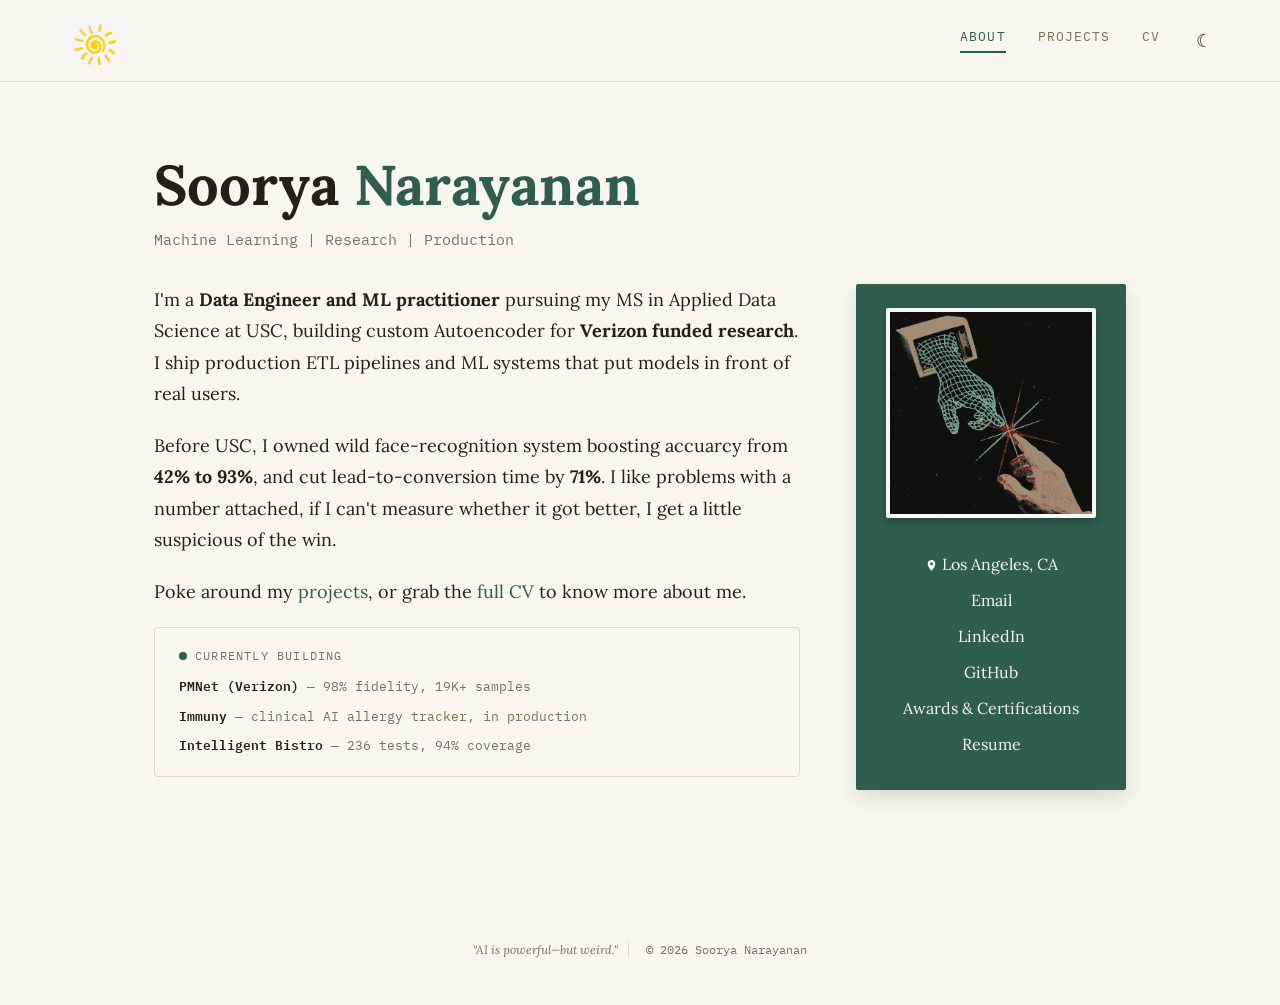
<file: index.html>
<!DOCTYPE html>
<html lang="en">
<head>
  <meta charset="UTF-8" />
  <meta name="viewport" content="width=device-width, initial-scale=1.0" />
  <title>Soorya Narayanan — About</title>
  <link rel="icon" type="image/png" sizes="32x32" href="assets/favicon-32.png" />
  <link rel="apple-touch-icon" sizes="180x180" href="assets/favicon-180.png" />
  <link rel="stylesheet" href="css/style.css" />
</head>
<body>
  <header class="site-header">
    <a href="index.html" class="logo-sun" aria-label="Home">
      <img src="assets/sun-logo.png" alt="Sun logo" class="logo-sun-img" width="60" height="49" />
    </a>
    <nav class="main-nav">
      <a href="index.html" class="active">ABOUT</a>
      <a href="projects.html">PROJECTS</a>
      <a href="cv.html">CV</a>
      <button id="theme-toggle" aria-label="Toggle dark mode">☾</button>
    </nav>
  </header>

  <main>
    <h1 class="about-name">Soorya <span class="accent">Narayanan</span></h1>
    <div class="role-line">Machine Learning | Research | Production</div>

    <div class="about-layout">
      <div>
        <div class="bio">
          <p>
            I'm a <strong>Data Engineer and ML practitioner</strong> pursuing my MS in Applied Data
            Science at USC, building custom Autoencoder for <strong>Verizon funded research</strong>. I ship
            production ETL pipelines and ML systems that put models in front of real users.
          </p>
          <p>
            Before USC, I owned wild face-recognition system boosting accuarcy from <strong>42% to 93%</strong>, and cut lead-to-conversion time by <strong>71%</strong>.
            I like problems with a number attached, if I can't measure whether it got better, I get a
            little suspicious of the win.
          </p>
          <p>
            Poke around my <a href="projects.html">projects</a>, or grab the <a href="cv.html">full CV</a> to know more about me.
          </p>
        </div>

        <div class="now-building mono">
          <div class="now-label"><span class="dot-live"></span>CURRENTLY BUILDING</div>
          <ul>
            <li><span class="now-title">PMNet (Verizon)</span> — 98% fidelity, 19K+ samples</li>
            <li><span class="now-title">Immuny</span> — clinical AI allergy tracker, in production</li>
            <li><span class="now-title">Intelligent Bistro</span> — 236 tests, 94% coverage</li>
          </ul>
        </div>
      </div>

      <aside class="contact-card">
        <img class="profile-photo" src="assets/photo.png" alt="Human hand and AI hand reaching toward each other" />
        <ul>
          <li><svg class="pin-icon" viewBox="0 0 24 24" width="13" height="13" aria-hidden="true"><path fill="currentColor" d="M12 2C8.13 2 5 5.13 5 9c0 5.25 7 13 7 13s7-7.75 7-13c0-3.87-3.13-7-7-7zm0 9.5A2.5 2.5 0 1 1 12 6.5a2.5 2.5 0 0 1 0 5z"/></svg> Los Angeles, CA</li>
          <li><a href="mailto:soorya220104@gmail.com">Email</a></li>
          <li><a href="http://www.linkedin.com/in/soorya-venkat" target="_blank" rel="noopener">LinkedIn</a></li>
          <li><a href="https://github.com/Soorya2201" target="_blank" rel="noopener">GitHub</a></li>
          <li><a href="https://inkedsin.wordpress.com/soorya-narayanan-v" target="_blank" rel="noopener">Awards &amp; Certifications</a></li>
          <li><a href="assets/Soorya_Resume_DS.pdf" target="_blank" rel="noopener">Resume</a></li>
        </ul>
      </aside>
    </div>
  </main>

  <footer class="site-footer"><span class="footer-quote">"AI is powerful—but weird."</span> © 2026 Soorya Narayanan</footer>

  <script src="js/theme.js"></script>
</body>
</html>
</file>
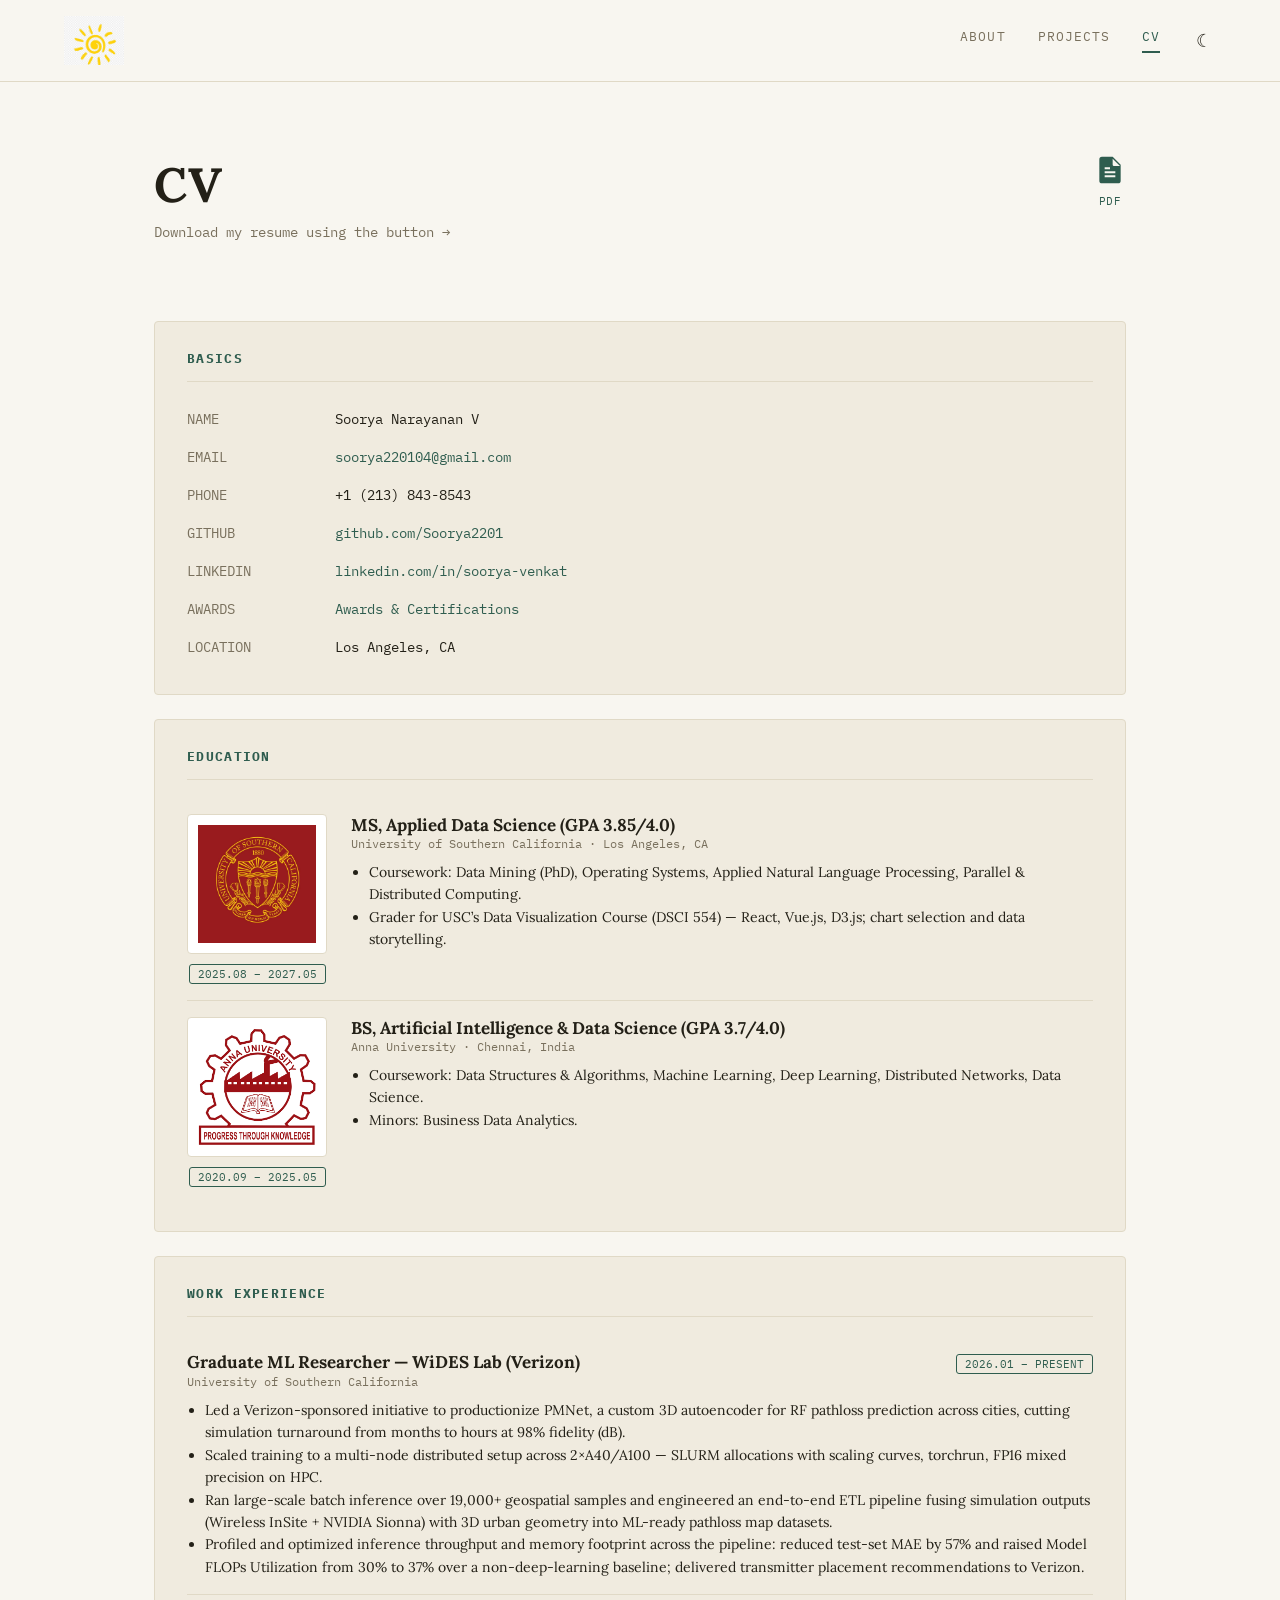
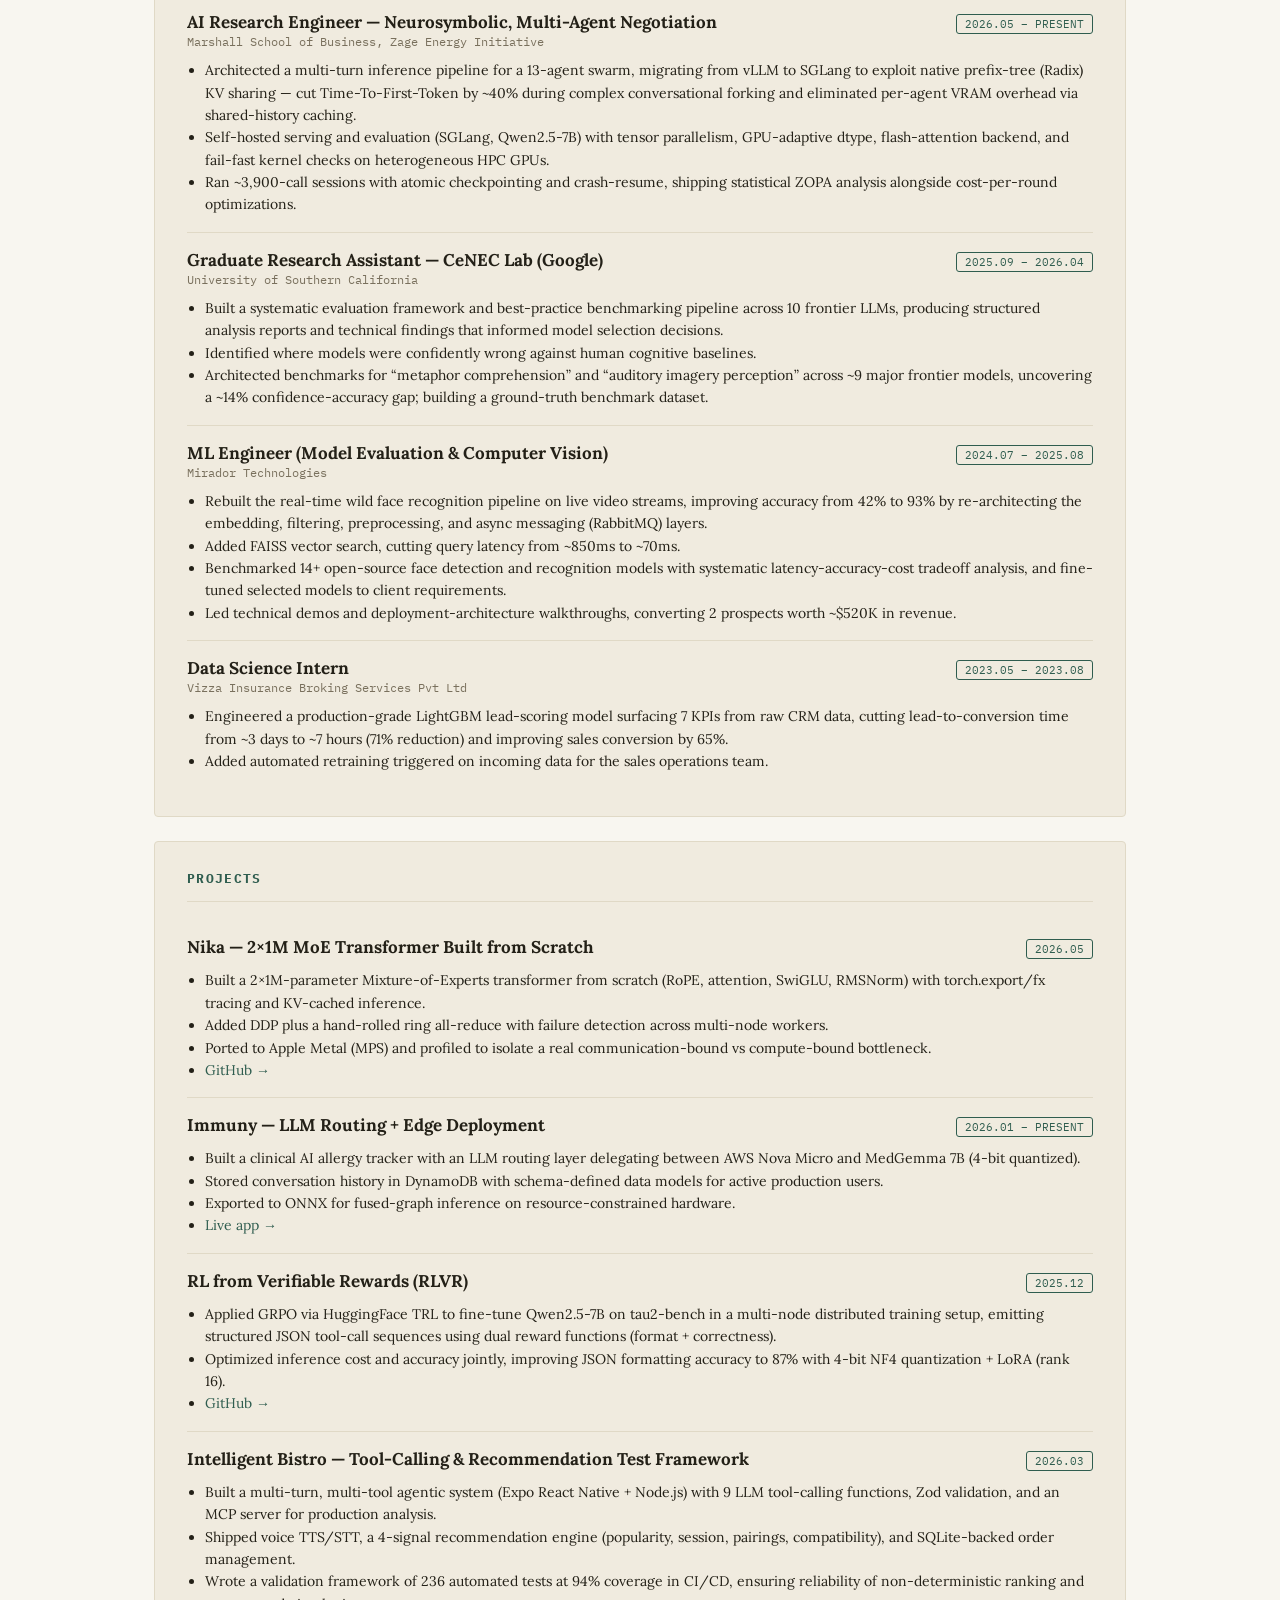
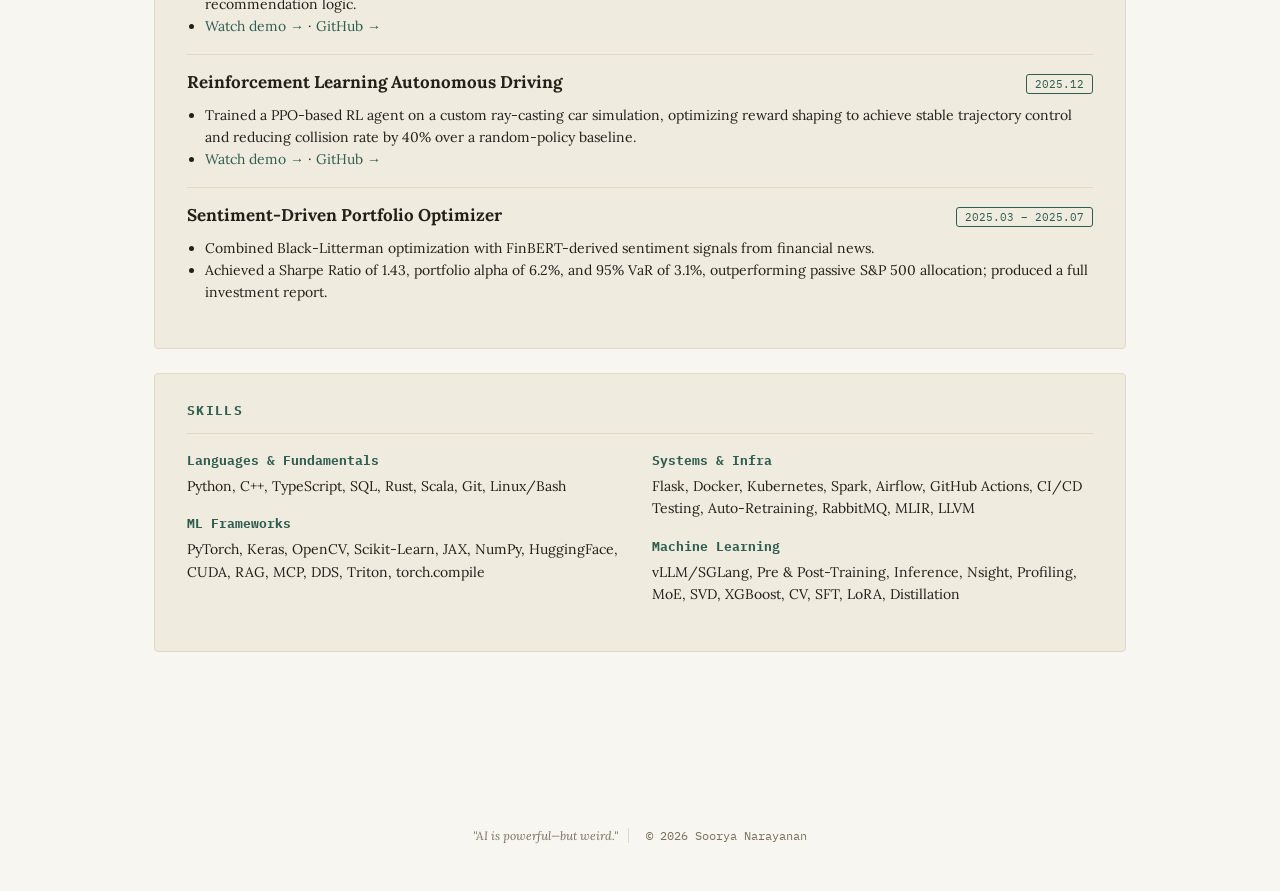
<file: cv.html>
<!DOCTYPE html>
<html lang="en">
<head>
  <meta charset="UTF-8" />
  <meta name="viewport" content="width=device-width, initial-scale=1.0" />
  <title>Soorya Narayanan — CV</title>
  <link rel="icon" type="image/png" sizes="32x32" href="assets/favicon-32.png" />
  <link rel="apple-touch-icon" sizes="180x180" href="assets/favicon-180.png" />
  <link rel="stylesheet" href="css/style.css" />
</head>
<body>
  <header class="site-header">
    <a href="index.html" class="logo-sun" aria-label="Home">
      <img src="assets/sun-logo.png" alt="Sun logo" class="logo-sun-img" width="60" height="49" />
    </a>
    <nav class="main-nav">
      <a href="index.html">ABOUT</a>
      <a href="projects.html">PROJECTS</a>
      <a href="cv.html" class="active">CV</a>
      <button id="theme-toggle" aria-label="Toggle dark mode">☾</button>
    </nav>
  </header>

  <main>
    <div class="cv-header">
      <div>
        <h1 class="page-title">CV</h1>
        <p class="page-subtitle">Download my resume using the button →</p>
      </div>
      <a class="resume-btn" href="assets/Soorya_Resume_DS.pdf" target="_blank" rel="noopener">
        <svg viewBox="0 0 24 24" width="32" height="32" aria-hidden="true"><path fill="currentColor" d="M14 2H6a2 2 0 0 0-2 2v16a2 2 0 0 0 2 2h12a2 2 0 0 0 2-2V8l-6-6zm0 1.5L19.5 9H15a1 1 0 0 1-1-1V3.5zM8 13h8v1.5H8V13zm0 3h8v1.5H8V16zm0-6h4v1.5H8V10z"/></svg>
        <span class="label">PDF</span>
      </a>
    </div>

    <section class="cv-section">
      <h2>BASICS</h2>
      <div class="cv-row"><div class="key">NAME</div><div>Soorya Narayanan V</div></div>
      <div class="cv-row"><div class="key">EMAIL</div><div><a href="mailto:soorya220104@gmail.com">soorya220104@gmail.com</a></div></div>
      <div class="cv-row"><div class="key">PHONE</div><div>+1 (213) 843-8543</div></div>
      <div class="cv-row"><div class="key">GITHUB</div><div><a href="https://github.com/Soorya2201" target="_blank" rel="noopener">github.com/Soorya2201</a></div></div>
      <div class="cv-row"><div class="key">LINKEDIN</div><div><a href="http://www.linkedin.com/in/soorya-venkat" target="_blank" rel="noopener">linkedin.com/in/soorya-venkat</a></div></div>
      <div class="cv-row"><div class="key">AWARDS</div><div><a href="https://inkedsin.wordpress.com/soorya-narayanan-v" target="_blank" rel="noopener">Awards &amp; Certifications</a></div></div>
      <div class="cv-row"><div class="key">LOCATION</div><div>Los Angeles, CA</div></div>
    </section>

    <section class="cv-section">
      <h2>EDUCATION</h2>
      <div class="cv-entry edu-entry">
        <div class="edu-logo-col">
          <img src="assets/usc-logo.png" alt="University of Southern California logo" class="edu-logo" />
          <span class="date-badge edu-date">2025.08 &ndash; 2027.05</span>
        </div>
        <div class="edu-info">
          <div class="cv-entry-head">
            <h3>MS, Applied Data Science (GPA 3.85/4.0)</h3>
          </div>
          <div class="meta">University of Southern California &middot; Los Angeles, CA</div>
          <ul>
            <li>Coursework: Data Mining (PhD), Operating Systems, Applied Natural Language Processing, Parallel &amp; Distributed Computing.</li>
            <li>Grader for USC&rsquo;s Data Visualization Course (DSCI 554) &mdash; React, Vue.js, D3.js; chart selection and data storytelling.</li>
          </ul>
        </div>
      </div>
      <div class="cv-entry edu-entry">
        <div class="edu-logo-col">
          <img src="assets/anna-university-logo.png" alt="Anna University logo" class="edu-logo" />
          <span class="date-badge edu-date">2020.09 &ndash; 2025.05</span>
        </div>
        <div class="edu-info">
          <div class="cv-entry-head">
            <h3>BS, Artificial Intelligence &amp; Data Science (GPA 3.7/4.0)</h3>
          </div>
          <div class="meta">Anna University &middot; Chennai, India</div>
          <ul>
            <li>Coursework: Data Structures &amp; Algorithms, Machine Learning, Deep Learning, Distributed Networks, Data Science.</li>
            <li>Minors: Business Data Analytics.</li>
          </ul>
        </div>
      </div>
    </section>

    <section class="cv-section">
      <h2>WORK EXPERIENCE</h2>

      <div class="cv-entry">
        <div class="cv-entry-head">
          <h3>Graduate ML Researcher &mdash; WiDES Lab (Verizon)</h3>
          <span class="date-badge">2026.01 &ndash; PRESENT</span>
        </div>
        <div class="meta">University of Southern California</div>
        <ul>
          <li>Led a Verizon-sponsored initiative to productionize PMNet, a custom 3D autoencoder for RF pathloss prediction across cities, cutting simulation turnaround from months to hours at 98% fidelity (dB).</li>
          <li>Scaled training to a multi-node distributed setup across 2&times;A40/A100 &mdash; SLURM allocations with scaling curves, torchrun, FP16 mixed precision on HPC.</li>
          <li>Ran large-scale batch inference over 19,000+ geospatial samples and engineered an end-to-end ETL pipeline fusing simulation outputs (Wireless InSite + NVIDIA Sionna) with 3D urban geometry into ML-ready pathloss map datasets.</li>
          <li>Profiled and optimized inference throughput and memory footprint across the pipeline: reduced test-set MAE by 57% and raised Model FLOPs Utilization from 30% to 37% over a non-deep-learning baseline; delivered transmitter placement recommendations to Verizon.</li>
        </ul>
      </div>

      <div class="cv-entry">
        <div class="cv-entry-head">
          <h3>AI Research Engineer &mdash; Neurosymbolic, Multi-Agent Negotiation</h3>
          <span class="date-badge">2026.05 &ndash; PRESENT</span>
        </div>
        <div class="meta">Marshall School of Business, Zage Energy Initiative</div>
        <ul>
          <li>Architected a multi-turn inference pipeline for a 13-agent swarm, migrating from vLLM to SGLang to exploit native prefix-tree (Radix) KV sharing &mdash; cut Time-To-First-Token by ~40% during complex conversational forking and eliminated per-agent VRAM overhead via shared-history caching.</li>
          <li>Self-hosted serving and evaluation (SGLang, Qwen2.5-7B) with tensor parallelism, GPU-adaptive dtype, flash-attention backend, and fail-fast kernel checks on heterogeneous HPC GPUs.</li>
          <li>Ran ~3,900-call sessions with atomic checkpointing and crash-resume, shipping statistical ZOPA analysis alongside cost-per-round optimizations.</li>
        </ul>
      </div>

      <div class="cv-entry">
        <div class="cv-entry-head">
          <h3>Graduate Research Assistant &mdash; CeNEC Lab (Google)</h3>
          <span class="date-badge">2025.09 &ndash; 2026.04</span>
        </div>
        <div class="meta">University of Southern California</div>
        <ul>
          <li>Built a systematic evaluation framework and best-practice benchmarking pipeline across 10 frontier LLMs, producing structured analysis reports and technical findings that informed model selection decisions.</li>
          <li>Identified where models were confidently wrong against human cognitive baselines.</li>
          <li>Architected benchmarks for &ldquo;metaphor comprehension&rdquo; and &ldquo;auditory imagery perception&rdquo; across ~9 major frontier models, uncovering a ~14% confidence-accuracy gap; building a ground-truth benchmark dataset.</li>
        </ul>
      </div>

      <div class="cv-entry">
        <div class="cv-entry-head">
          <h3>ML Engineer (Model Evaluation &amp; Computer Vision)</h3>
          <span class="date-badge">2024.07 &ndash; 2025.08</span>
        </div>
        <div class="meta">Mirador Technologies</div>
        <ul>
          <li>Rebuilt the real-time wild face recognition pipeline on live video streams, improving accuracy from 42% to 93% by re-architecting the embedding, filtering, preprocessing, and async messaging (RabbitMQ) layers.</li>
          <li>Added FAISS vector search, cutting query latency from ~850ms to ~70ms.</li>
          <li>Benchmarked 14+ open-source face detection and recognition models with systematic latency-accuracy-cost tradeoff analysis, and fine-tuned selected models to client requirements.</li>
          <li>Led technical demos and deployment-architecture walkthroughs, converting 2 prospects worth ~$520K in revenue.</li>
        </ul>
      </div>

      <div class="cv-entry">
        <div class="cv-entry-head">
          <h3>Data Science Intern</h3>
          <span class="date-badge">2023.05 &ndash; 2023.08</span>
        </div>
        <div class="meta">Vizza Insurance Broking Services Pvt Ltd</div>
        <ul>
          <li>Engineered a production-grade LightGBM lead-scoring model surfacing 7 KPIs from raw CRM data, cutting lead-to-conversion time from ~3 days to ~7 hours (71% reduction) and improving sales conversion by 65%.</li>
          <li>Added automated retraining triggered on incoming data for the sales operations team.</li>
        </ul>
      </div>
    </section>

    <section class="cv-section">
      <h2>PROJECTS</h2>

      <div class="cv-entry">
        <div class="cv-entry-head">
          <h3>Nika &mdash; 2&times;1M MoE Transformer Built from Scratch</h3>
          <span class="date-badge">2026.05</span>
        </div>
        <ul>
          <li>Built a 2&times;1M-parameter Mixture-of-Experts transformer from scratch (RoPE, attention, SwiGLU, RMSNorm) with torch.export/fx tracing and KV-cached inference.</li>
          <li>Added DDP plus a hand-rolled ring all-reduce with failure detection across multi-node workers.</li>
          <li>Ported to Apple Metal (MPS) and profiled to isolate a real communication-bound vs compute-bound bottleneck.</li>
          <li><a href="https://github.com/Soorya2201/nika-moe-transformer-from-scratch" target="_blank" rel="noopener">GitHub &rarr;</a></li>
        </ul>
      </div>

      <div class="cv-entry">
        <div class="cv-entry-head">
          <h3>Immuny &mdash; LLM Routing + Edge Deployment</h3>
          <span class="date-badge">2026.01 &ndash; PRESENT</span>
        </div>
        <ul>
          <li>Built a clinical AI allergy tracker with an LLM routing layer delegating between AWS Nova Micro and MedGemma 7B (4-bit quantized).</li>
          <li>Stored conversation history in DynamoDB with schema-defined data models for active production users.</li>
          <li>Exported to ONNX for fused-graph inference on resource-constrained hardware.</li>
          <li><a href="https://main.d1ygg4qlozsbue.amplifyapp.com/" target="_blank" rel="noopener">Live app &rarr;</a></li>
        </ul>
      </div>

      <div class="cv-entry">
        <div class="cv-entry-head">
          <h3>RL from Verifiable Rewards (RLVR)</h3>
          <span class="date-badge">2025.12</span>
        </div>
        <ul>
          <li>Applied GRPO via HuggingFace TRL to fine-tune Qwen2.5-7B on tau2-bench in a multi-node distributed training setup, emitting structured JSON tool-call sequences using dual reward functions (format + correctness).</li>
          <li>Optimized inference cost and accuracy jointly, improving JSON formatting accuracy to 87% with 4-bit NF4 quantization + LoRA (rank 16).</li>
          <li><a href="https://github.com/Soorya2201/Tau_bench_RLVR_QWEN" target="_blank" rel="noopener">GitHub &rarr;</a></li>
        </ul>
      </div>

      <div class="cv-entry">
        <div class="cv-entry-head">
          <h3>Intelligent Bistro &mdash; Tool-Calling &amp; Recommendation Test Framework</h3>
          <span class="date-badge">2026.03</span>
        </div>
        <ul>
          <li>Built a multi-turn, multi-tool agentic system (Expo React Native + Node.js) with 9 LLM tool-calling functions, Zod validation, and an MCP server for production analysis.</li>
          <li>Shipped voice TTS/STT, a 4-signal recommendation engine (popularity, session, pairings, compatibility), and SQLite-backed order management.</li>
          <li>Wrote a validation framework of 236 automated tests at 94% coverage in CI/CD, ensuring reliability of non-deterministic ranking and recommendation logic.</li>
          <li><a href="https://www.loom.com/share/db98a7c889f44ffcb5dea4e0518f5d42" target="_blank" rel="noopener">Watch demo &rarr;</a> &middot; <a href="https://github.com/Soorya2201/Intelligent-Bistro" target="_blank" rel="noopener">GitHub &rarr;</a></li>
        </ul>
      </div>

      <div class="cv-entry">
        <div class="cv-entry-head">
          <h3>Reinforcement Learning Autonomous Driving</h3>
          <span class="date-badge">2025.12</span>
        </div>
        <ul>
          <li>Trained a PPO-based RL agent on a custom ray-casting car simulation, optimizing reward shaping to achieve stable trajectory control and reducing collision rate by 40% over a random-policy baseline.</li>
          <li><a href="https://drive.google.com/file/d/1moOJdhn-2XTUbPm8Y2I-_lR_76FmFDR2/view" target="_blank" rel="noopener">Watch demo &rarr;</a> &middot; <a href="https://github.com/Soorya2201/RL-Autonomous-Driving" target="_blank" rel="noopener">GitHub &rarr;</a></li>
        </ul>
      </div>

      <div class="cv-entry">
        <div class="cv-entry-head">
          <h3>Sentiment-Driven Portfolio Optimizer</h3>
          <span class="date-badge">2025.03 &ndash; 2025.07</span>
        </div>
        <ul>
          <li>Combined Black-Litterman optimization with FinBERT-derived sentiment signals from financial news.</li>
          <li>Achieved a Sharpe Ratio of 1.43, portfolio alpha of 6.2%, and 95% VaR of 3.1%, outperforming passive S&amp;P 500 allocation; produced a full investment report.</li>
        </ul>
      </div>
    </section>

    <section class="cv-section">
      <h2>SKILLS</h2>
      <div class="skills-grid">
        <div>
          <h4>Languages &amp; Fundamentals</h4>
          <p>Python, C++, TypeScript, SQL, Rust, Scala, Git, Linux/Bash</p>
          <h4>ML Frameworks</h4>
          <p>PyTorch, Keras, OpenCV, Scikit-Learn, JAX, NumPy, HuggingFace, CUDA, RAG, MCP, DDS, Triton, torch.compile</p>
        </div>
        <div>
          <h4>Systems &amp; Infra</h4>
          <p>Flask, Docker, Kubernetes, Spark, Airflow, GitHub Actions, CI/CD Testing, Auto-Retraining, RabbitMQ, MLIR, LLVM</p>
          <h4>Machine Learning</h4>
          <p>vLLM/SGLang, Pre &amp; Post-Training, Inference, Nsight, Profiling, MoE, SVD, XGBoost, CV, SFT, LoRA, Distillation</p>
        </div>
      </div>
    </section>

  </main>

  <footer class="site-footer"><span class="footer-quote">"AI is powerful—but weird."</span> © 2026 Soorya Narayanan</footer>

  <script src="js/theme.js"></script>
</body>
</html>
</file>
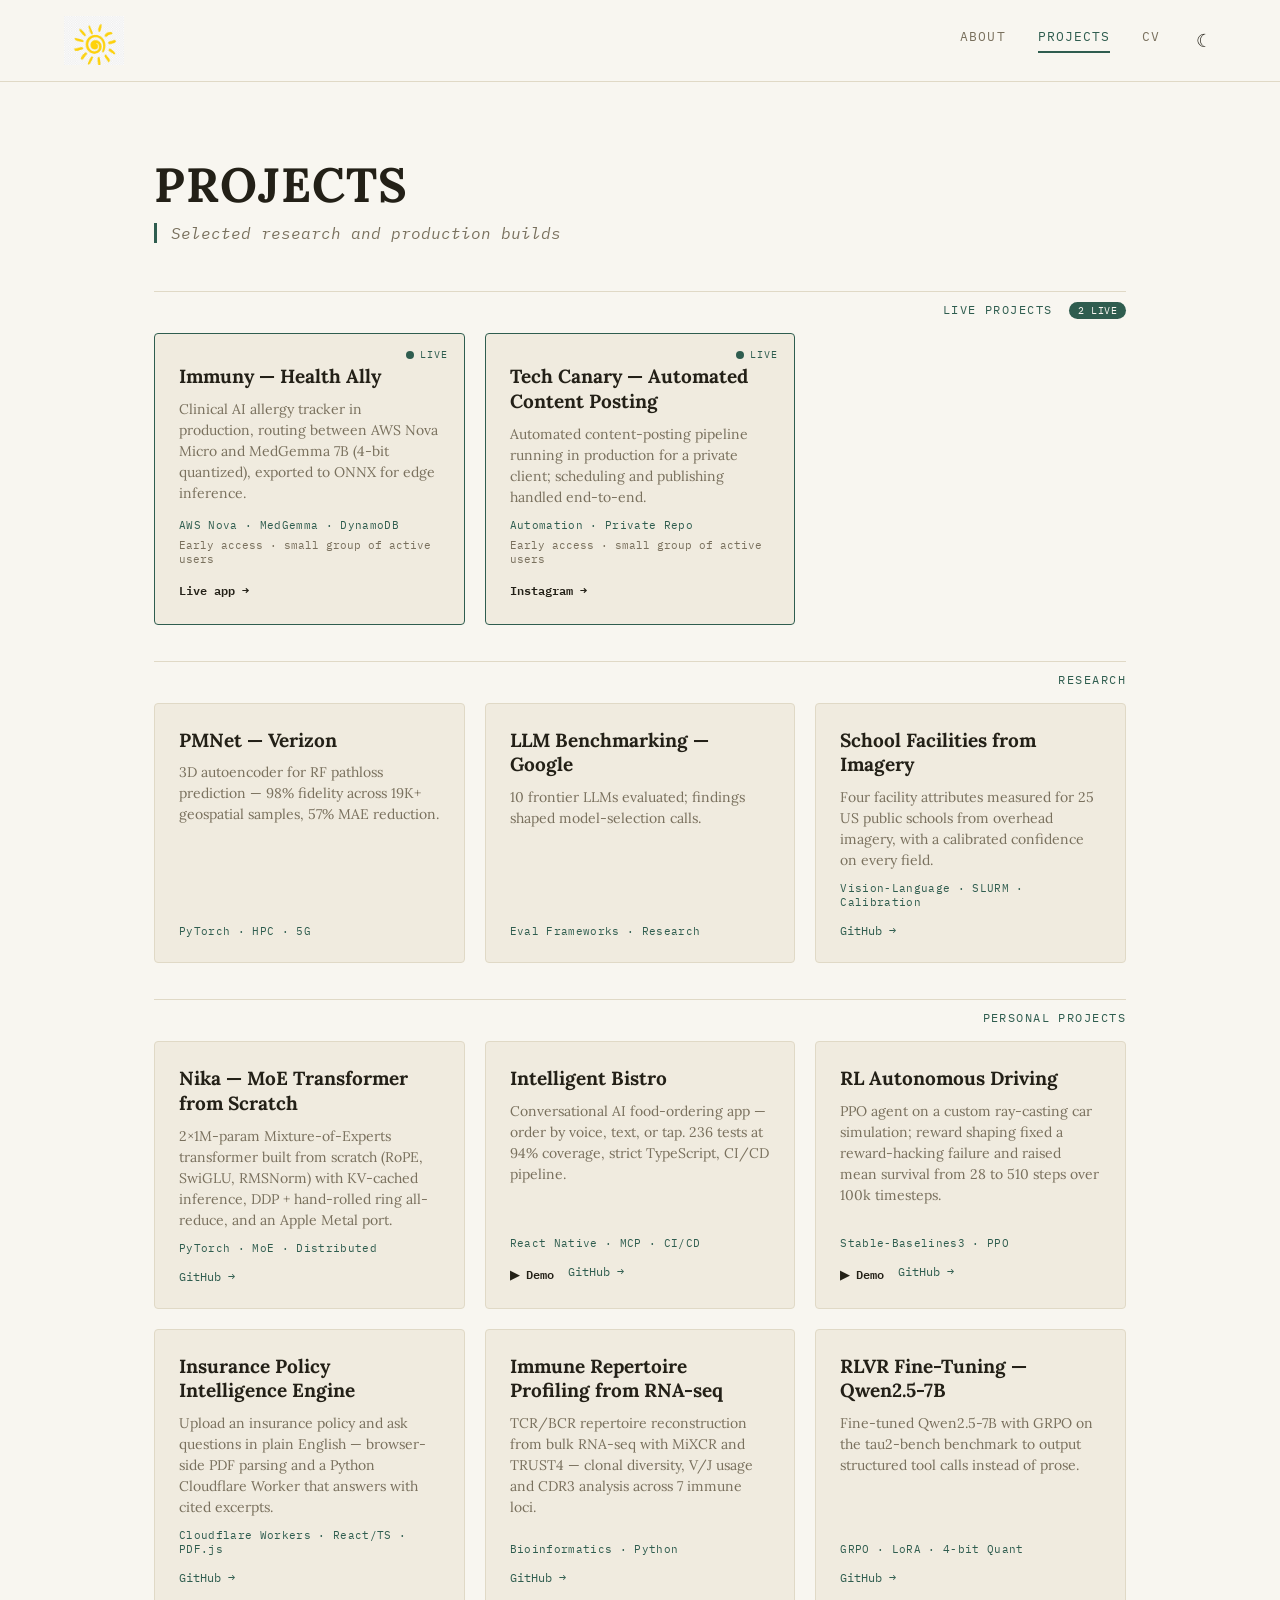
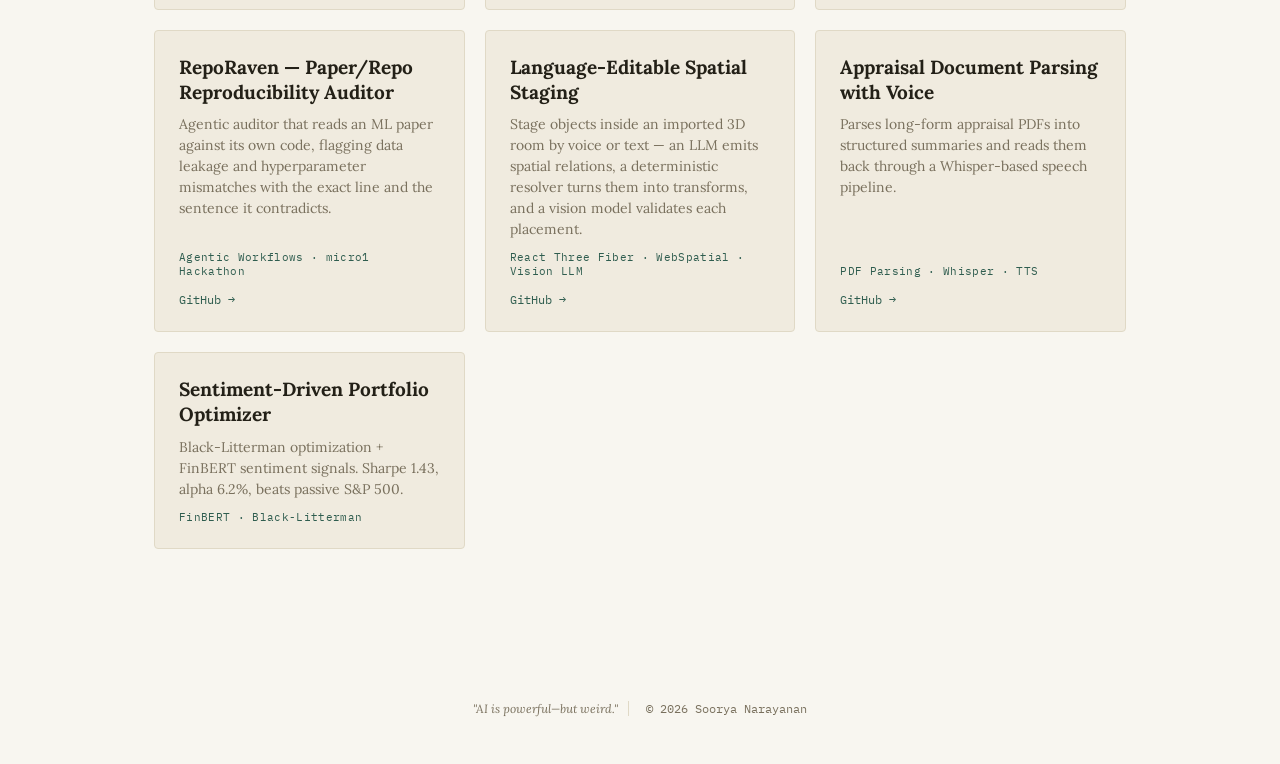
<file: projects.html>
<!DOCTYPE html>
<html lang="en">
<head>
  <meta charset="UTF-8" />
  <meta name="viewport" content="width=device-width, initial-scale=1.0" />
  <title>Soorya Narayanan — Projects</title>
  <link rel="icon" type="image/png" sizes="32x32" href="assets/favicon-32.png" />
  <link rel="apple-touch-icon" sizes="180x180" href="assets/favicon-180.png" />
  <link rel="stylesheet" href="css/style.css" />
</head>
<body>
  <header class="site-header">
    <a href="index.html" class="logo-sun" aria-label="Home">
      <img src="assets/sun-logo.png" alt="Sun logo" class="logo-sun-img" width="60" height="49" />
    </a>
    <nav class="main-nav">
      <a href="index.html">ABOUT</a>
      <a href="projects.html" class="active">PROJECTS</a>
      <a href="cv.html">CV</a>
      <button id="theme-toggle" aria-label="Toggle dark mode">☾</button>
    </nav>
  </header>

  <main>
    <h1 class="page-title">PROJECTS</h1>
    <p class="eyebrow">Selected research and production builds</p>

    <div class="section-label">LIVE PROJECTS <span class="count-badge">2 LIVE</span></div>
    <div class="project-grid">
      <div class="project-card card-live">
        <div class="live-badge"><span class="dot-live"></span>LIVE</div>
        <h3>Immuny — Health Ally</h3>
        <p>Clinical AI allergy tracker in production, routing between AWS Nova Micro and MedGemma 7B (4-bit quantized), exported to ONNX for edge inference.</p>
        <div class="tags">AWS Nova · MedGemma · DynamoDB</div>
        <div class="users-line">Early access · small group of active users</div>
        <div class="card-links">
          <a class="demo-link" href="https://main.d1ygg4qlozsbue.amplifyapp.com/" target="_blank" rel="noopener">Live app →</a>
        </div>
      </div>

      <div class="project-card card-live">
        <div class="live-badge"><span class="dot-live"></span>LIVE</div>
        <h3>Tech Canary — Automated Content Posting</h3>
        <p>Automated content-posting pipeline running in production for a private client; scheduling and publishing handled end-to-end.</p>
        <div class="tags">Automation · Private Repo</div>
        <div class="users-line">Early access · small group of active users</div>
        <div class="card-links">
          <a class="demo-link" href="https://www.instagram.com/tech_canary/" target="_blank" rel="noopener">Instagram →</a>
        </div>
      </div>
    </div>

    <div class="section-label">RESEARCH</div>
    <div class="project-grid">
      <div class="project-card">
        <h3>PMNet — Verizon</h3>
        <p>3D autoencoder for RF pathloss prediction — 98% fidelity across 19K+ geospatial samples, 57% MAE reduction.</p>
        <div class="tags">PyTorch · HPC · 5G</div>
      </div>

      <div class="project-card">
        <h3>LLM Benchmarking — Google</h3>
        <p>10 frontier LLMs evaluated; findings shaped model-selection calls.</p>
        <div class="tags">Eval Frameworks · Research</div>
      </div>

      <div class="project-card">
        <h3>School Facilities from Imagery</h3>
        <p>Four facility attributes measured for 25 US public schools from overhead imagery, with a calibrated confidence on every field.</p>
        <div class="tags">Vision-Language · SLURM · Calibration</div>
        <div class="card-links">
          <a class="repo-link" href="https://github.com/Soorya2201/school-facilities-cv" target="_blank" rel="noopener">GitHub →</a>
        </div>
      </div>
    </div>

    <div class="section-label">PERSONAL PROJECTS</div>
    <div class="project-grid">
      <div class="project-card">
        <h3>Nika — MoE Transformer from Scratch</h3>
        <p>2×1M-param Mixture-of-Experts transformer built from scratch (RoPE, SwiGLU, RMSNorm) with KV-cached inference, DDP + hand-rolled ring all-reduce, and an Apple Metal port.</p>
        <div class="tags">PyTorch · MoE · Distributed</div>
        <div class="card-links">
          <a class="repo-link" href="https://github.com/Soorya2201/nika-moe-transformer-from-scratch" target="_blank" rel="noopener">GitHub →</a>
        </div>
      </div>

      <div class="project-card">
        <h3>Intelligent Bistro</h3>
        <p>Conversational AI food-ordering app — order by voice, text, or tap. 236 tests at 94% coverage, strict TypeScript, CI/CD pipeline.</p>
        <div class="tags">React Native · MCP · CI/CD</div>
        <div class="card-links">
          <a class="demo-link" href="https://www.loom.com/share/db98a7c889f44ffcb5dea4e0518f5d42" target="_blank" rel="noopener">▶ Demo</a>
          <a class="repo-link" href="https://github.com/Soorya2201/Intelligent-Bistro" target="_blank" rel="noopener">GitHub →</a>
        </div>
      </div>

      <div class="project-card">
        <h3>RL Autonomous Driving</h3>
        <p>PPO agent on a custom ray-casting car simulation; reward shaping fixed a reward-hacking failure and raised mean survival from 28 to 510 steps over 100k timesteps.</p>
        <div class="tags">Stable-Baselines3 · PPO</div>
        <div class="card-links">
          <a class="demo-link" href="https://drive.google.com/file/d/1moOJdhn-2XTUbPm8Y2I-_lR_76FmFDR2/view" target="_blank" rel="noopener">▶ Demo</a>
          <a class="repo-link" href="https://github.com/Soorya2201/RL-Autonomous-Driving" target="_blank" rel="noopener">GitHub →</a>
        </div>
      </div>

      <div class="project-card">
        <h3>Insurance Policy Intelligence Engine</h3>
        <p>Upload an insurance policy and ask questions in plain English — browser-side PDF parsing and a Python Cloudflare Worker that answers with cited excerpts.</p>
        <div class="tags">Cloudflare Workers · React/TS · PDF.js</div>
        <div class="card-links">
          <a class="repo-link" href="https://github.com/Soorya2201/Insurance-Policy-Intelligence-Engine" target="_blank" rel="noopener">GitHub →</a>
        </div>
      </div>

      <div class="project-card">
        <h3>Immune Repertoire Profiling from RNA-seq</h3>
        <p>TCR/BCR repertoire reconstruction from bulk RNA-seq with MiXCR and TRUST4 — clonal diversity, V/J usage and CDR3 analysis across 7 immune loci.</p>
        <div class="tags">Bioinformatics · Python</div>
        <div class="card-links">
          <a class="repo-link" href="https://github.com/Soorya2201/RNA-Sequencing-Pipeline" target="_blank" rel="noopener">GitHub →</a>
        </div>
      </div>

      <div class="project-card">
        <h3>RLVR Fine-Tuning — Qwen2.5-7B</h3>
        <p>Fine-tuned Qwen2.5-7B with GRPO on the tau2-bench benchmark to output structured tool calls instead of prose.</p>
        <div class="tags">GRPO · LoRA · 4-bit Quant</div>
        <div class="card-links">
          <a class="repo-link" href="https://github.com/Soorya2201/Tau_bench_RLVR_QWEN" target="_blank" rel="noopener">GitHub →</a>
        </div>
      </div>

      <div class="project-card">
        <h3>RepoRaven — Paper/Repo Reproducibility Auditor</h3>
        <p>Agentic auditor that reads an ML paper against its own code, flagging data leakage and hyperparameter mismatches with the exact line and the sentence it contradicts.</p>
        <div class="tags">Agentic Workflows · micro1 Hackathon</div>
        <div class="card-links">
          <a class="repo-link" href="https://github.com/Soorya2201/RepoRaven" target="_blank" rel="noopener">GitHub →</a>
        </div>
      </div>

      <div class="project-card">
        <h3>Language-Editable Spatial Staging</h3>
        <p>Stage objects inside an imported 3D room by voice or text — an LLM emits spatial relations, a deterministic resolver turns them into transforms, and a vision model validates each placement.</p>
        <div class="tags">React Three Fiber · WebSpatial · Vision LLM</div>
        <div class="card-links">
          <a class="repo-link" href="https://github.com/Soorya2201/gaussian-splats-to-3d-scenes" target="_blank" rel="noopener">GitHub →</a>
        </div>
      </div>

      <div class="project-card">
        <h3>Appraisal Document Parsing with Voice</h3>
        <p>Parses long-form appraisal PDFs into structured summaries and reads them back through a Whisper-based speech pipeline.</p>
        <div class="tags">PDF Parsing · Whisper · TTS</div>
        <div class="card-links">
          <a class="repo-link" href="https://github.com/Soorya2201/Parsing-and-Summarizing-with-Voice-on-Appraisal-Documents" target="_blank" rel="noopener">GitHub →</a>
        </div>
      </div>

      <div class="project-card">
        <h3>Sentiment-Driven Portfolio Optimizer</h3>
        <p>Black-Litterman optimization + FinBERT sentiment signals. Sharpe 1.43, alpha 6.2%, beats passive S&amp;P 500.</p>
        <div class="tags">FinBERT · Black-Litterman</div>
      </div>
    </div>
  </main>

  <footer class="site-footer"><span class="footer-quote">"AI is powerful—but weird."</span> © 2026 Soorya Narayanan</footer>

  <script src="js/theme.js"></script>
</body>
</html>
</file>
<file: css/style.css>
@import url('https://fonts.googleapis.com/css2?family=Lora:ital,wght@0,400;0,500;0,600;0,700;1,400&family=IBM+Plex+Mono:wght@400;500;600&display=swap');

:root {
  --bg: #f8f6f0;
  --bg-card: #f0ebdf;
  --border: #e0d9c6;
  --text: #232017;
  --text-muted: #79705d;
  --accent: #2f5d4f;
  --accent-text: #2f5d4f;
}

[data-theme="dark"] {
  --bg: #1b1a16;
  --bg-card: #242219;
  --border: #3a362c;
  --text: #ede7d9;
  --text-muted: #a89e8a;
  --accent: #5a9a82;
  --accent-text: #5a9a82;
}

* {
  box-sizing: border-box;
}

html, body {
  margin: 0;
  padding: 0;
}

body {
  background: var(--bg);
  color: var(--text);
  font-family: 'Lora', Georgia, serif;
  transition: background 0.2s ease, color 0.2s ease;
  min-height: 100vh;
}

a {
  color: var(--accent);
  text-decoration: none;
}

a:hover {
  text-decoration: underline;
}

.mono {
  font-family: 'IBM Plex Mono', ui-monospace, monospace;
}

/* ---------- Nav ---------- */
.site-header {
  display: flex;
  align-items: center;
  justify-content: space-between;
  padding: 16px 64px;
  border-bottom: 1px solid var(--border);
}

.logo-sun {
  display: flex;
  align-items: center;
  color: var(--accent);
  line-height: 0;
  transition: opacity 0.15s ease;
}

.logo-sun-img {
  width: 60px;
  height: 49px;
  object-fit: cover;
  object-position: top;
  display: block;
}

.logo-sun:hover {
  opacity: 0.75;
}

nav.main-nav {
  display: flex;
  align-items: center;
  gap: 32px;
}

nav.main-nav a {
  font-family: 'IBM Plex Mono', ui-monospace, monospace;
  font-size: 13px;
  letter-spacing: 0.08em;
  color: var(--text-muted);
  padding-bottom: 6px;
  border-bottom: 2px solid transparent;
}

nav.main-nav a:hover {
  text-decoration: none;
  color: var(--text);
}

nav.main-nav a.active {
  color: var(--accent);
  border-bottom-color: var(--accent);
}

#theme-toggle {
  background: none;
  border: none;
  cursor: pointer;
  font-size: 18px;
  color: var(--text);
  line-height: 1;
  padding: 4px;
}

/* ---------- Layout ---------- */
main {
  max-width: 1100px;
  margin: 0 auto;
  padding: 72px 64px 120px;
}

.page-title {
  font-size: 48px;
  font-weight: 700;
  margin: 0 0 8px;
  letter-spacing: 0.02em;
}

.page-subtitle {
  font-family: 'IBM Plex Mono', ui-monospace, monospace;
  color: var(--text-muted);
  font-size: 14px;
  margin: 0 0 40px;
}

.eyebrow {
  font-family: 'IBM Plex Mono', ui-monospace, monospace;
  font-style: italic;
  color: var(--text-muted);
  border-left: 3px solid var(--accent);
  padding-left: 14px;
  font-size: 16px;
  margin: 0 0 48px;
}

/* ---------- About page ---------- */
.about-layout {
  display: grid;
  grid-template-columns: 1fr 270px;
  gap: 56px;
  align-items: start;
}

.about-name {
  font-size: 56px;
  margin: 0 0 12px;
  line-height: 1.1;
}

.about-name .accent {
  color: var(--accent);
}

.role-line {
  font-family: 'IBM Plex Mono', ui-monospace, monospace;
  font-size: 15px;
  line-height: 1.6;
  color: var(--text-muted);
  margin-bottom: 32px;
}

.bio p {
  font-size: 18px;
  line-height: 1.75;
  margin: 0 0 20px;
}

.bio strong {
  font-weight: 700;
}

.now-building {
  margin-top: 8px;
  border: 1px solid var(--border);
  border-radius: 4px;
  padding: 20px 24px;
}

.now-label {
  font-size: 12px;
  letter-spacing: 0.1em;
  color: var(--text-muted);
  display: flex;
  align-items: center;
  gap: 8px;
  margin-bottom: 14px;
}

.dot-live {
  width: 8px;
  height: 8px;
  border-radius: 50%;
  background: var(--accent);
  box-shadow: 0 0 0 0 rgba(47, 93, 79, 0.6);
  animation: pulse 2s infinite;
}

@keyframes pulse {
  0% { box-shadow: 0 0 0 0 rgba(47, 93, 79, 0.5); }
  70% { box-shadow: 0 0 0 6px rgba(47, 93, 79, 0); }
  100% { box-shadow: 0 0 0 0 rgba(47, 93, 79, 0); }
}

.now-building ul {
  list-style: none;
  margin: 0;
  padding: 0;
  display: flex;
  flex-direction: column;
  gap: 10px;
}

.now-building li {
  font-size: 13px;
  color: var(--text-muted);
  line-height: 1.5;
}

.now-title {
  color: var(--text);
  font-weight: 600;
}

.contact-card {
  background: var(--accent);
  color: #f8f6f0;
  border-radius: 2px;
  padding: 24px;
  box-shadow: 0 8px 20px rgba(0, 0, 0, 0.12);
}

.contact-card .profile-photo {
  width: 95%;
  aspect-ratio: 1 / 1;
  object-fit: cover;
  object-position: center;
  display: block;
  margin: 0 auto;
  border: 4px solid #f8f6f0;
  border-radius: 2px;
  box-shadow: 0 4px 10px rgba(0, 0, 0, 0.25);
}

.contact-card ul {
  list-style: none;
  margin: 0;
  padding: 28px 0 4px;
}

.contact-card li {
  padding: 8px 0;
  font-family: 'Lora', Georgia, serif;
  font-size: 16px;
  text-align: center;
  color: #f8f6f0;
}

.pin-icon {
  color: #f8f6f0;
  vertical-align: -2px;
}

.contact-card a {
  color: #f8f6f0;
}

/* ---------- Projects page ---------- */
.project-grid {
  display: grid;
  grid-template-columns: repeat(3, 1fr);
  gap: 20px;
}

.project-card {
  background: var(--bg-card);
  border: 1px solid var(--border);
  border-radius: 4px;
  padding: 24px;
  display: flex;
  flex-direction: column;
  gap: 10px;
  transition: border-color 0.15s ease;
}

.project-card:hover {
  border-color: var(--accent);
}

.project-card h3 {
  font-size: 19px;
  margin: 0;
  line-height: 1.3;
}

.project-card p {
  margin: 0;
  font-size: 14px;
  color: var(--text-muted);
  line-height: 1.5;
}

.project-card .tags {
  margin-top: auto;
  font-family: 'IBM Plex Mono', monospace;
  font-size: 11px;
  color: var(--accent);
  letter-spacing: 0.03em;
}

.project-card .card-links {
  display: flex;
  gap: 14px;
  margin-top: 4px;
}

.project-card a.repo-link,
.project-card a.demo-link {
  font-family: 'IBM Plex Mono', monospace;
  font-size: 12px;
}

.project-card a.demo-link {
  color: var(--text);
  font-weight: 600;
}

.section-label {
  font-family: 'IBM Plex Mono', monospace;
  font-size: 12px;
  letter-spacing: 0.12em;
  color: var(--accent);
  text-align: right;
  border-top: 1px solid var(--border);
  padding-top: 10px;
  margin: 36px 0 16px;
}

.section-label:first-of-type {
  margin-top: 0;
}

.count-badge {
  background: var(--accent);
  color: #f8f6f0;
  font-size: 10px;
  letter-spacing: 0.05em;
  padding: 2px 9px;
  border-radius: 10px;
  margin-left: 8px;
  vertical-align: middle;
}

.project-card.card-live {
  position: relative;
  border: 1.5px solid var(--accent);
  padding-top: 30px;
}

.live-badge {
  position: absolute;
  top: 14px;
  right: 16px;
  display: flex;
  align-items: center;
  gap: 6px;
  font-family: 'IBM Plex Mono', monospace;
  font-size: 10px;
  letter-spacing: 0.1em;
  color: var(--accent);
}

.users-line {
  font-family: 'IBM Plex Mono', monospace;
  font-size: 11px;
  color: var(--text-muted);
  margin-top: -4px;
}

.private-note {
  font-style: italic;
  color: var(--text-muted);
}

/* ---------- CV page ---------- */
.cv-header {
  display: flex;
  align-items: flex-start;
  justify-content: space-between;
  margin-bottom: 40px;
}

.resume-btn {
  display: flex;
  flex-direction: column;
  align-items: center;
  gap: 8px;
  font-family: 'IBM Plex Mono', monospace;
  font-size: 36px;
  color: var(--accent);
}

.resume-btn .label {
  font-size: 11px;
  letter-spacing: 0.05em;
}

.cv-section {
  background: var(--bg-card);
  border: 1px solid var(--border);
  border-radius: 4px;
  padding: 28px 32px;
  margin-bottom: 24px;
}

.cv-section h2 {
  font-family: 'IBM Plex Mono', monospace;
  font-size: 13px;
  letter-spacing: 0.1em;
  color: var(--accent);
  margin: 0 0 18px;
  border-bottom: 1px solid var(--border);
  padding-bottom: 14px;
}

.cv-row {
  display: grid;
  grid-template-columns: 130px 1fr;
  gap: 18px;
  padding: 10px 0;
  font-family: 'IBM Plex Mono', monospace;
  font-size: 14px;
}

.cv-row .key {
  color: var(--text-muted);
}

.cv-entry {
  padding: 16px 0;
  border-bottom: 1px solid var(--border);
}

.cv-entry:last-child {
  border-bottom: none;
}

.edu-entry {
  display: flex;
  gap: 24px;
  align-items: flex-start;
}

.edu-logo-col {
  width: 140px;
  flex-shrink: 0;
  display: flex;
  flex-direction: column;
  align-items: center;
  gap: 10px;
}

.edu-logo {
  width: 100%;
  aspect-ratio: 1 / 1;
  object-fit: contain;
  background: #ffffff;
  border: 1px solid var(--border);
  border-radius: 4px;
  padding: 10px;
  box-sizing: border-box;
}

.edu-date {
  white-space: nowrap;
  font-size: 10.5px;
}

.edu-info {
  flex: 1;
  min-width: 0;
}

.cv-entry-head {
  display: flex;
  justify-content: space-between;
  align-items: baseline;
  gap: 12px;
  flex-wrap: wrap;
}

.cv-entry h3 {
  font-size: 17px;
  margin: 0;
}

.cv-entry .meta {
  font-family: 'IBM Plex Mono', monospace;
  font-size: 12px;
  color: var(--text-muted);
}

.cv-entry .date-badge {
  background: transparent;
  border: 1px solid var(--accent);
  color: var(--accent);
  font-family: 'IBM Plex Mono', monospace;
  font-size: 11px;
  padding: 2px 8px;
  border-radius: 3px;
  white-space: nowrap;
}

.cv-entry ul {
  margin: 10px 0 0;
  padding-left: 18px;
  font-size: 14px;
  line-height: 1.6;
}

.skills-grid {
  display: grid;
  grid-template-columns: 1fr 1fr;
  gap: 24px;
}

.skills-grid h4 {
  font-family: 'IBM Plex Mono', monospace;
  font-size: 13px;
  color: var(--accent);
  margin: 0 0 6px;
}

.skills-grid p {
  margin: 0 0 18px;
  font-size: 14px;
  line-height: 1.6;
}

.placeholder-note {
  font-family: 'IBM Plex Mono', monospace;
  font-size: 11px;
  color: var(--text-muted);
  font-style: italic;
}

footer.site-footer {
  text-align: center;
  font-family: 'IBM Plex Mono', monospace;
  font-size: 12px;
  color: var(--text-muted);
  padding: 32px 0 48px;
}

.footer-quote {
  font-family: 'Lora', Georgia, serif;
  font-style: italic;
  margin-right: 10px;
  padding-right: 10px;
  border-right: 1px solid var(--border);
}

/* ---------- Responsive ---------- */
@media (max-width: 1100px) {
  .project-grid {
    grid-template-columns: repeat(2, 1fr);
  }
}

@media (max-width: 880px) {
  .site-header {
    padding: 20px 24px;
    flex-wrap: wrap;
    gap: 16px;
  }

  main {
    padding: 48px 24px 80px;
  }

  .about-layout {
    grid-template-columns: 1fr;
  }

  .contact-card {
    max-width: 320px;
  }

  .project-grid {
    grid-template-columns: 1fr;
  }

  .skills-grid {
    grid-template-columns: 1fr;
  }

  .page-title, .about-name {
    font-size: 38px;
  }

  .edu-entry {
    flex-direction: column;
  }

  .edu-logo-col {
    width: 100px;
    flex-direction: row;
  }

  .edu-logo {
    width: 64px;
    height: 64px;
  }

  .edu-date {
    width: auto;
  }
}
</file>
